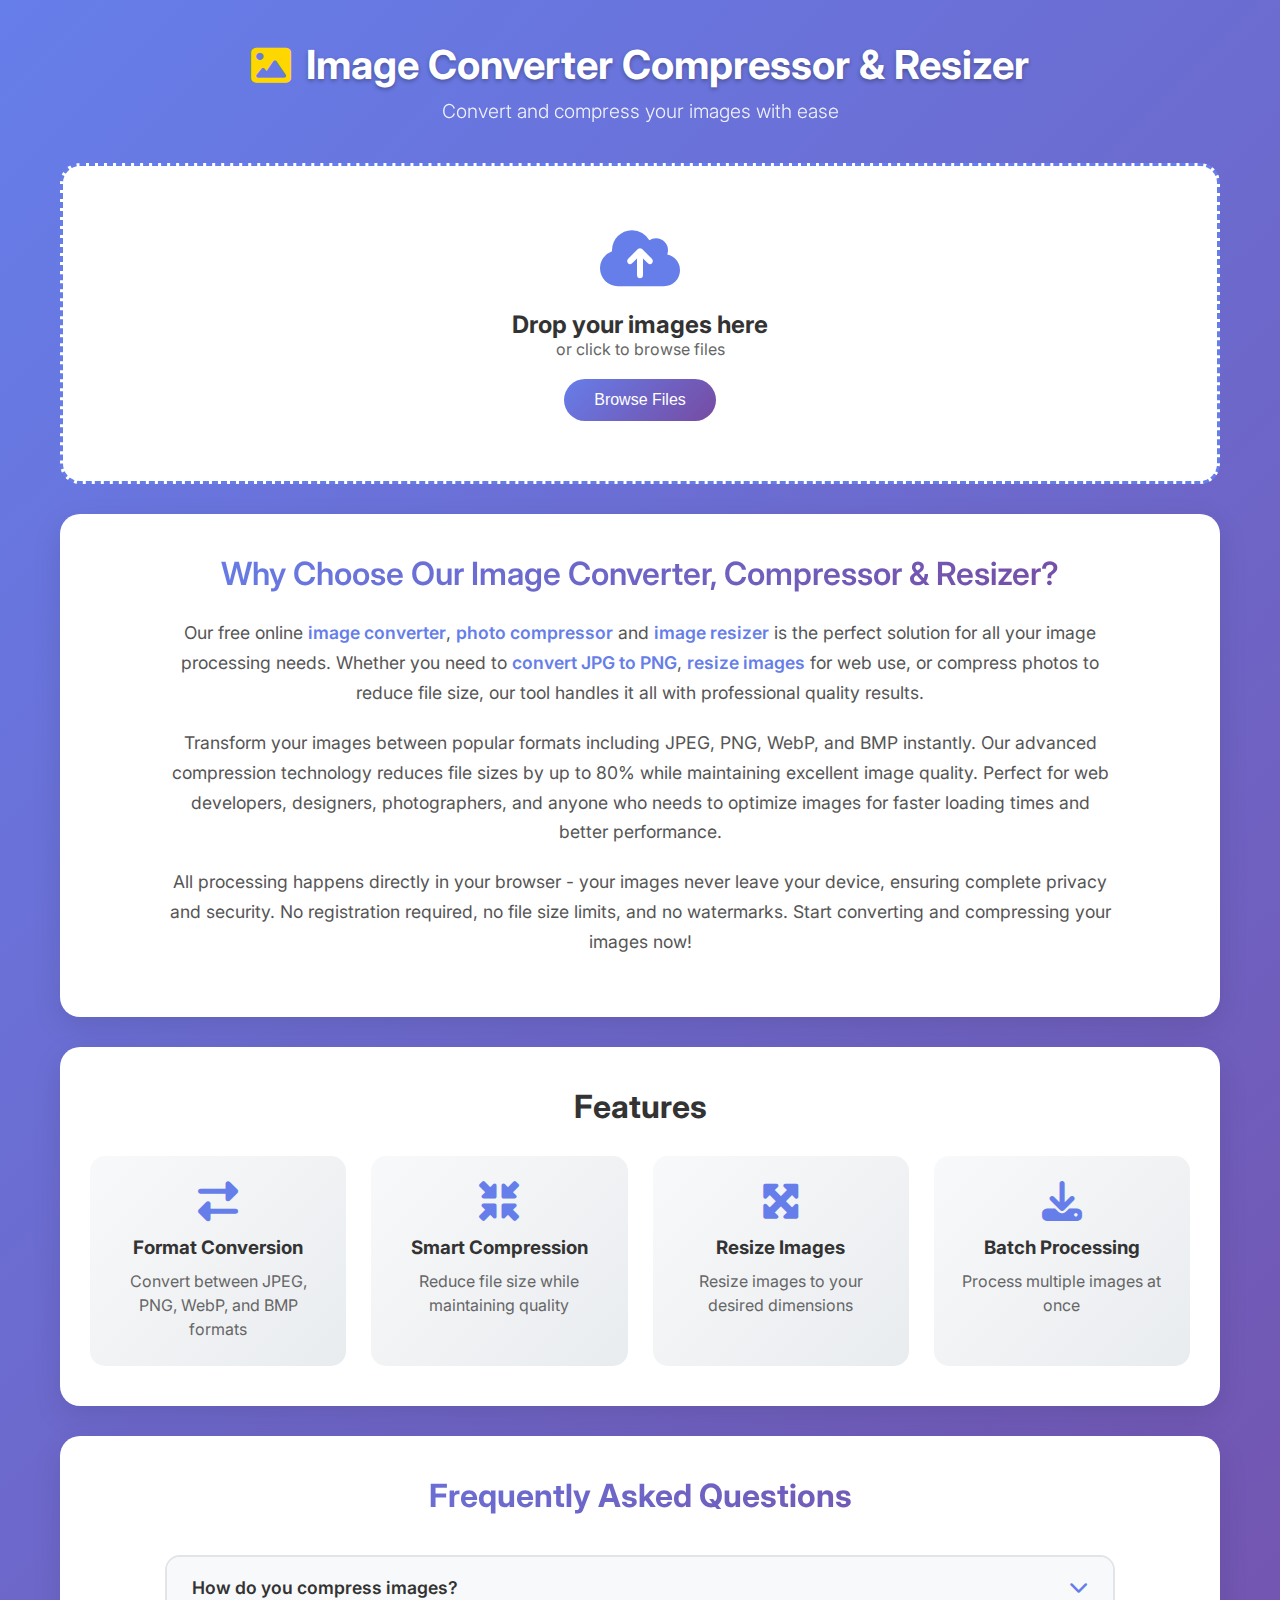
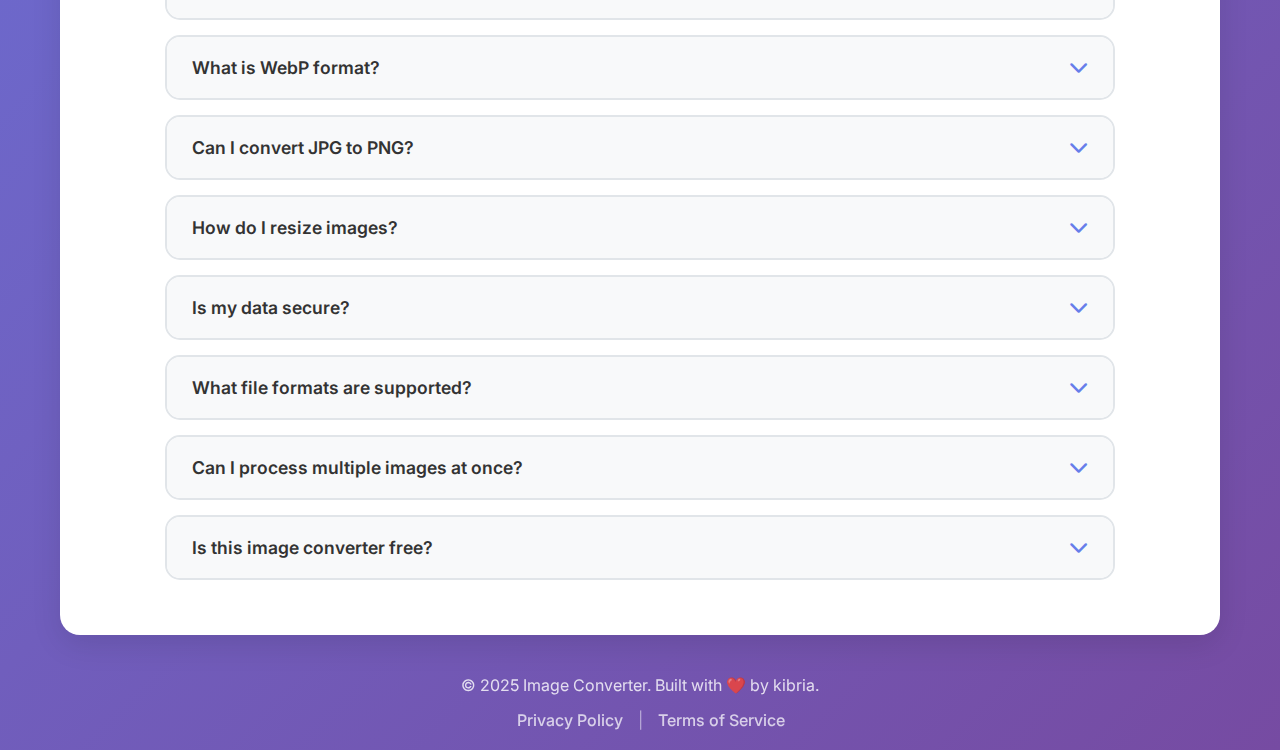
<file: index.html>
<!DOCTYPE html>
<html lang="en">
<head>
    <meta charset="UTF-8">
    <meta name="viewport" content="width=device-width, initial-scale=1.0">
    <meta name="description" content="Convert images to JPG, PNG, WebP, etc. formats for free in just a few clicks and compress and reduce image size. Easy to use and fast." />
    <meta name="keywords" content="Image Converter, Photo Compressor, JPG to PNG, PNG to JPG, WebP Converter, Image Compressor Online, Free Image Converter, Online Photo Resizer, Compress JPG, convert image format, ছবি কনভার্টার, ফটো কম্প্রেস, ইমেজ সাইজ কমানো, ছবি ছোট করা">
    <title>Free Online Image Converter Compressor Resizer | Convert JPG to PNG, WebP</title>
    <link rel="icon" href="/favicon.ico">
    <link rel="stylesheet" href="styles.css">
    <link href="https://fonts.googleapis.com/css2?family=Inter:wght@300;400;500;600;700&display=swap" rel="stylesheet">
    <link rel="stylesheet" href="https://cdnjs.cloudflare.com/ajax/libs/font-awesome/6.4.0/css/all.min.css">
</head>
<body>
    <div class="container">
        <header class="header">
            <div class="logo">
                <i class="fas fa-image"></i>
                <h1 style="display: none;">Free online image converter, compressor and resizer tool</h1>
                <h1>Image Converter Compressor & Resizer</h1>
            </div>
            <p class="subtitle">Convert and compress your images with ease</p>
        </header>

        <main class="main-content">
            <div class="upload-section">
                <div class="upload-area" id="uploadArea">
                    <div class="upload-content">
                        <i class="fas fa-cloud-upload-alt upload-icon"></i>
                        <h2>Drop your images here</h2>
                        <p>or click to browse files</p>
                        <input type="file" id="fileInput" multiple accept="image/*" hidden>
                        <button class="browse-btn" onclick="document.getElementById('fileInput').click()">
                            Browse Files
                        </button>
                    </div>
                </div>
            </div>

            <div class="controls-section" id="controlsSection" style="display: none;">
                <div class="control-group">
                    <label for="formatSelect">Output Format:</label>
                    <select id="formatSelect">
                        <option value="jpeg">JPEG</option>
                        <option value="png">PNG</option>
                        <option value="webp">WebP</option>
                        <option value="bmp">BMP</option>
                    </select>
                </div>

                <div class="control-group">
                    <label for="qualitySlider">Quality: <span id="qualityValue">100</span>%</label>
                    <input type="range" id="qualitySlider" min="10" max="100" value="100">
                </div>

                <div class="control-group">
                    <label for="maxWidth">Max Width (px):</label>
                    <input type="number" id="maxWidth" placeholder="Original" min="1">
                </div>

                <div class="control-group">
                    <label for="maxHeight">Max Height (px):</label>
                    <input type="number" id="maxHeight" placeholder="Original" min="1">
                </div>

                <div class="action-buttons">
                    <button class="btn btn-primary" id="processBtn">
                        <i class="fas fa-magic"></i>
                        Process Images
                    </button>
                    <button class="btn btn-secondary" id="clearBtn">
                        <i class="fas fa-trash"></i>
                        Clear All
                    </button>
                </div>
            </div>

            <div class="preview-section" id="previewSection" style="display: none;">
                <h3>Preview & Download</h3>
                <div class="images-grid" id="imagesGrid">
                    <!-- Processed images will appear here -->
                </div>
            </div>

            <div class="description-section">
                <div class="description-content">
                    <h2>Why Choose Our Image Converter, Compressor & Resizer?</h2>
                    <p>Our free online <strong>image converter</strong>, <strong>photo compressor</strong> and <strong>image resizer</strong> is the perfect solution for all your image processing needs. Whether you need to <strong>convert JPG to PNG</strong>, <strong>resize images</strong> for web use, or compress photos to reduce file size, our tool handles it all with professional quality results.</p>
                    
                    <p>Transform your images between popular formats including JPEG, PNG, WebP, and BMP instantly. Our advanced compression technology reduces file sizes by up to 80% while maintaining excellent image quality. Perfect for web developers, designers, photographers, and anyone who needs to optimize images for faster loading times and better performance.</p>
                    
                    <p>All processing happens directly in your browser - your images never leave your device, ensuring complete privacy and security. No registration required, no file size limits, and no watermarks. Start converting and compressing your images now!</p>
                </div>
            </div>

            <div class="features-section">
                <h2>Features</h2>
                <div class="features-grid">
                    <div class="feature-card">
                        <i class="fas fa-exchange-alt"></i>
                        <h3>Format Conversion</h3>
                        <p>Convert between JPEG, PNG, WebP, and BMP formats</p>
                    </div>
                    <div class="feature-card">
                        <i class="fas fa-compress-arrows-alt"></i>
                        <h3>Smart Compression</h3>
                        <p>Reduce file size while maintaining quality</p>
                    </div>
                    <div class="feature-card">
                        <i class="fas fa-expand-arrows-alt"></i>
                        <h3>Resize Images</h3>
                        <p>Resize images to your desired dimensions</p>
                    </div>
                    <div class="feature-card">
                        <i class="fas fa-download"></i>
                        <h3>Batch Processing</h3>
                        <p>Process multiple images at once</p>
                    </div>
                </div>
            </div>

            <div class="faq-section">
                <h2>Frequently Asked Questions</h2>
                <div class="faq-container">
                    <div class="faq-item">
                        <div class="faq-question">
                            <h3>How do you compress images?</h3>
                            <i class="fas fa-chevron-down"></i>
                        </div>
                        <div class="faq-answer">
                            <p>Our <strong>image compressor</strong> uses advanced algorithms to reduce file size while preserving visual quality. You can adjust the compression level from 10% to 100% quality. Lower quality settings create smaller files, while higher settings maintain better image quality. The tool processes images directly in your browser for maximum privacy.</p>
                        </div>
                    </div>

                    <div class="faq-item">
                        <div class="faq-question">
                            <h3>What is WebP format?</h3>
                            <i class="fas fa-chevron-down"></i>
                        </div>
                        <div class="faq-answer">
                            <p><strong>WebP</strong> is a modern image format developed by Google that provides superior compression compared to JPEG and PNG. WebP images are typically 25-35% smaller than JPEG files while maintaining the same quality. It's perfect for web use as it reduces loading times and bandwidth usage.</p>
                        </div>
                    </div>

                    <div class="faq-item">
                        <div class="faq-question">
                            <h3>Can I convert JPG to PNG?</h3>
                            <i class="fas fa-chevron-down"></i>
                        </div>
                        <div class="faq-answer">
                            <p>Yes! Our <strong>image converter</strong> supports converting <strong>JPG to PNG</strong> and vice versa, along with WebP and BMP formats. Simply upload your JPG file, select PNG as the output format, and click process. PNG format supports transparency, making it ideal for logos and graphics with transparent backgrounds.</p>
                        </div>
                    </div>

                    <div class="faq-item">
                        <div class="faq-question">
                            <h3>How do I resize images?</h3>
                            <i class="fas fa-chevron-down"></i>
                        </div>
                        <div class="faq-answer">
                            <p>To <strong>resize images</strong>, enter your desired maximum width and height in pixels. The tool will automatically maintain the aspect ratio to prevent distortion. Leave the fields empty to keep original dimensions. This is perfect for creating thumbnails, optimizing for social media, or preparing images for web use.</p>
                        </div>
                    </div>

                    <div class="faq-item">
                        <div class="faq-question">
                            <h3>Is my data secure?</h3>
                            <i class="fas fa-chevron-down"></i>
                        </div>
                        <div class="faq-answer">
                            <p>Absolutely! All image processing happens directly in your browser using client-side JavaScript. Your images never leave your device or get uploaded to any servers. This ensures complete privacy and security. No registration, no data collection, and no watermarks on your processed images.</p>
                        </div>
                    </div>

                    <div class="faq-item">
                        <div class="faq-question">
                            <h3>What file formats are supported?</h3>
                            <i class="fas fa-chevron-down"></i>
                        </div>
                        <div class="faq-answer">
                            <p>Our <strong>photo converter</strong> supports all major image formats including JPEG, PNG, WebP, and BMP. You can convert between any of these formats and compress them to reduce file size. The tool accepts common image file extensions and processes them instantly in your browser.</p>
                        </div>
                    </div>

                    <div class="faq-item">
                        <div class="faq-question">
                            <h3>Can I process multiple images at once?</h3>
                            <i class="fas fa-chevron-down"></i>
                        </div>
                        <div class="faq-answer">
                            <p>Yes! Our tool supports <strong>batch processing</strong> of multiple images. Simply select multiple files when uploading, and the tool will process them all with the same settings. This saves time when you need to convert or compress many images at once, perfect for photographers and web developers.</p>
                        </div>
                    </div>

                    <div class="faq-item">
                        <div class="faq-question">
                            <h3>Is this image converter free?</h3>
                            <i class="fas fa-chevron-down"></i>
                        </div>
                        <div class="faq-answer">
                            <p>Yes, our <strong>free online image converter</strong> is completely free to use with no hidden costs. There are no file size limits, no watermarks, and no registration required. You can convert and compress as many images as you need without any restrictions.</p>
                        </div>
                    </div>
                </div>
            </div>
        </main>

        <footer class="footer">
            <div class="footer-content">
                <p>&copy; 2025 Image Converter. Built with ❤️ by kibria.</p>
                <div class="footer-links">
                    <a href="privacy-policy.html">Privacy Policy</a>
                    <span class="separator">|</span>
                    <a href="terms-of-service.html">Terms of Service</a>
                </div>
            </div>
        </footer>
    </div>

    <div class="loading-overlay" id="loadingOverlay" style="display: none;">
        <div class="loading-spinner">
            <i class="fas fa-spinner fa-spin"></i>
            <p>Processing your images...</p>
        </div>
    </div>

    <script src="script.js"></script>
</body>
</html>
</file>
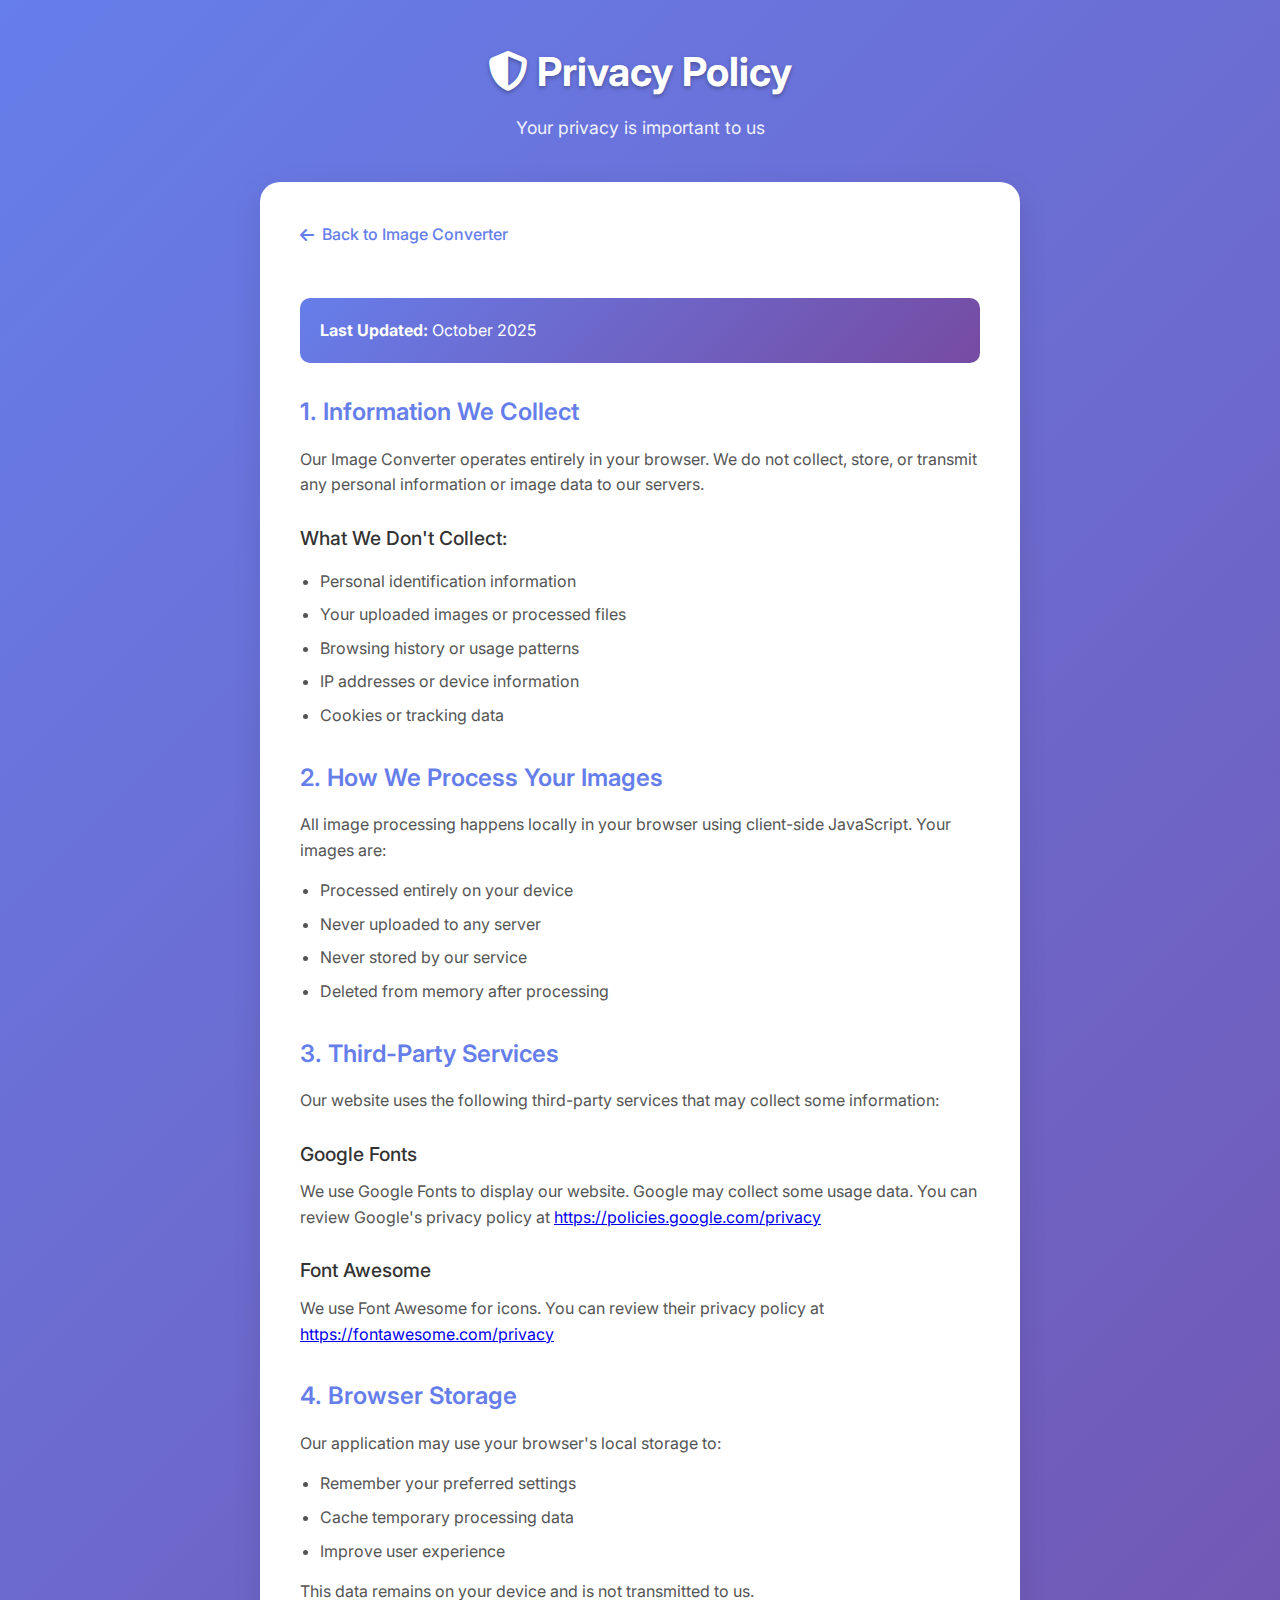
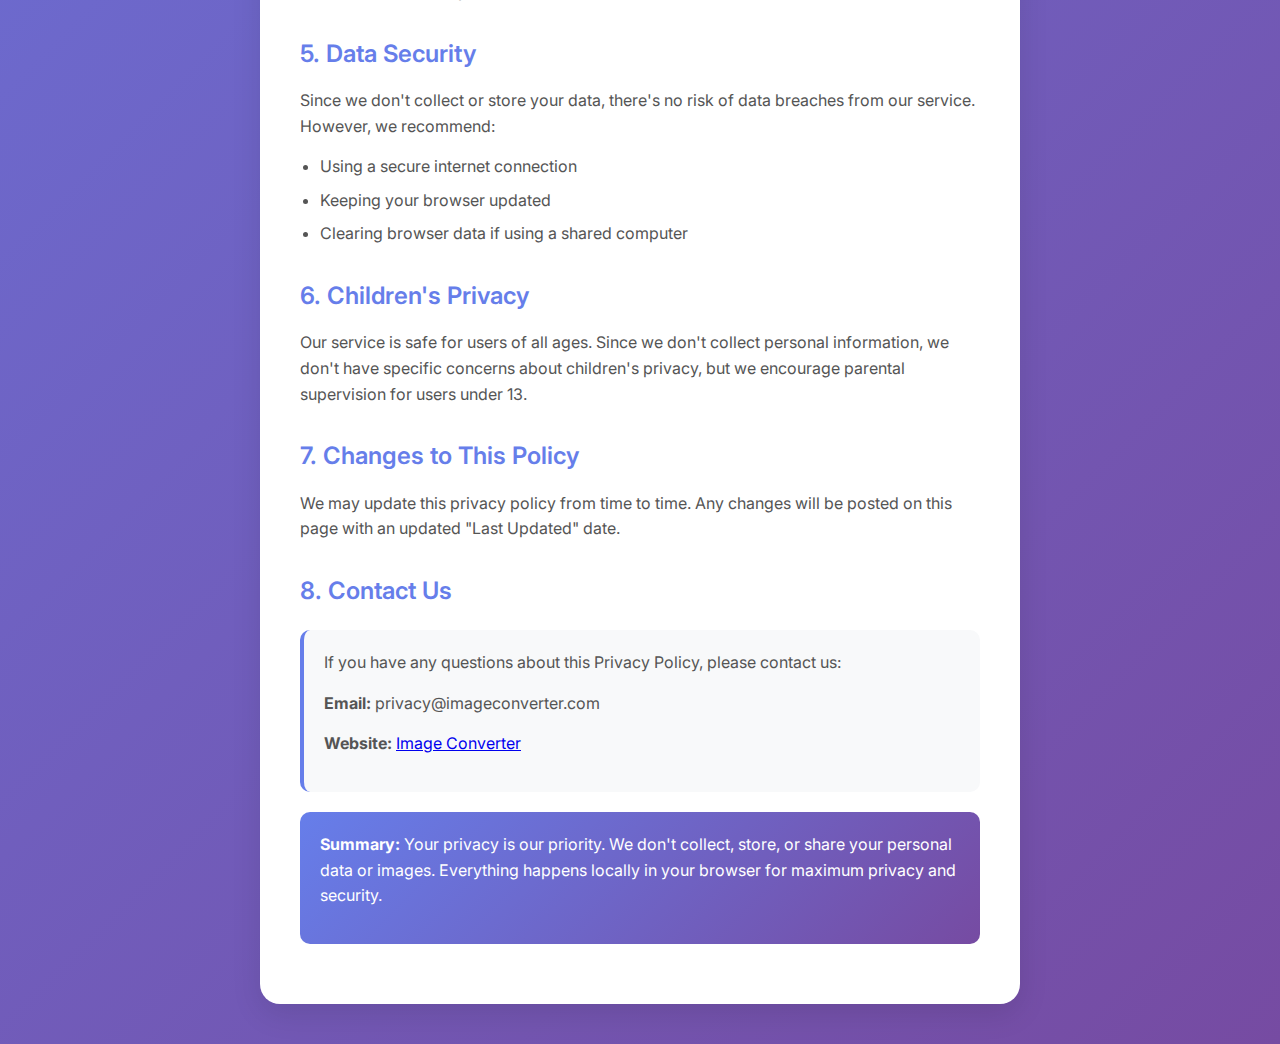
<file: privacy-policy.html>
<!DOCTYPE html>
<html lang="en">
<head>
    <meta charset="UTF-8">
    <meta name="viewport" content="width=device-width, initial-scale=1.0">
    <title>Privacy Policy - Image Converter</title>
    <link href="https://fonts.googleapis.com/css2?family=Inter:wght@300;400;500;600;700&display=swap" rel="stylesheet">
    <link rel="stylesheet" href="https://cdnjs.cloudflare.com/ajax/libs/font-awesome/6.4.0/css/all.min.css">
    <style>
        * {
            margin: 0;
            padding: 0;
            box-sizing: border-box;
        }

        body {
            font-family: 'Inter', sans-serif;
            background: linear-gradient(135deg, #667eea 0%, #764ba2 100%);
            min-height: 100vh;
            color: #333;
            line-height: 1.6;
        }

        .container {
            max-width: 800px;
            margin: 0 auto;
            padding: 40px 20px;
        }

        .header {
            text-align: center;
            margin-bottom: 40px;
            color: white;
        }

        .header h1 {
            font-size: 2.5rem;
            font-weight: 700;
            margin-bottom: 10px;
            text-shadow: 0 2px 4px rgba(0,0,0,0.3);
        }

        .header p {
            font-size: 1.1rem;
            opacity: 0.9;
        }

        .content {
            background: white;
            border-radius: 20px;
            padding: 40px;
            box-shadow: 0 10px 30px rgba(0,0,0,0.1);
        }

        .content h2 {
            color: #667eea;
            margin: 30px 0 15px 0;
            font-size: 1.5rem;
            font-weight: 600;
        }

        .content h3 {
            color: #333;
            margin: 25px 0 10px 0;
            font-size: 1.2rem;
            font-weight: 500;
        }

        .content p {
            margin-bottom: 15px;
            color: #555;
        }

        .content ul {
            margin: 15px 0 15px 20px;
        }

        .content li {
            margin-bottom: 8px;
            color: #555;
        }

        .back-link {
            display: inline-flex;
            align-items: center;
            gap: 8px;
            color: #667eea;
            text-decoration: none;
            font-weight: 500;
            margin-bottom: 30px;
            transition: all 0.3s ease;
        }

        .back-link:hover {
            color: #764ba2;
            transform: translateX(-5px);
        }

        .highlight {
            background: linear-gradient(135deg, #667eea 0%, #764ba2 100%);
            color: white;
            padding: 20px;
            border-radius: 10px;
            margin: 20px 0;
        }

        .highlight p {
            color: white;
        }

        .contact-info {
            background: #f8f9fa;
            padding: 20px;
            border-radius: 10px;
            margin: 20px 0;
            border-left: 4px solid #667eea;
        }

        @media (max-width: 768px) {
            .container {
                padding: 20px 15px;
            }
            
            .content {
                padding: 25px;
            }
            
            .header h1 {
                font-size: 2rem;
            }
        }
    </style>
</head>
<body>
    <div class="container">
        <header class="header">
            <h1><i class="fas fa-shield-alt"></i> Privacy Policy</h1>
            <p>Your privacy is important to us</p>
        </header>

        <div class="content">
            <a href="index.html" class="back-link">
                <i class="fas fa-arrow-left"></i>
                Back to Image Converter
            </a>

            <div class="highlight">
                <strong>Last Updated:</strong> October 2025
            </div>

            <h2>1. Information We Collect</h2>
            <p>Our Image Converter operates entirely in your browser. We do not collect, store, or transmit any personal information or image data to our servers.</p>
            
            <h3>What We Don't Collect:</h3>
            <ul>
                <li>Personal identification information</li>
                <li>Your uploaded images or processed files</li>
                <li>Browsing history or usage patterns</li>
                <li>IP addresses or device information</li>
                <li>Cookies or tracking data</li>
            </ul>

            <h2>2. How We Process Your Images</h2>
            <p>All image processing happens locally in your browser using client-side JavaScript. Your images are:</p>
            <ul>
                <li>Processed entirely on your device</li>
                <li>Never uploaded to any server</li>
                <li>Never stored by our service</li>
                <li>Deleted from memory after processing</li>
            </ul>

            <h2>3. Third-Party Services</h2>
            <p>Our website uses the following third-party services that may collect some information:</p>
            
            <h3>Google Fonts</h3>
            <p>We use Google Fonts to display our website. Google may collect some usage data. You can review Google's privacy policy at <a href="https://policies.google.com/privacy" target="_blank">https://policies.google.com/privacy</a></p>
            
            <h3>Font Awesome</h3>
            <p>We use Font Awesome for icons. You can review their privacy policy at <a href="https://fontawesome.com/privacy" target="_blank">https://fontawesome.com/privacy</a></p>

            <h2>4. Browser Storage</h2>
            <p>Our application may use your browser's local storage to:</p>
            <ul>
                <li>Remember your preferred settings</li>
                <li>Cache temporary processing data</li>
                <li>Improve user experience</li>
            </ul>
            <p>This data remains on your device and is not transmitted to us.</p>

            <h2>5. Data Security</h2>
            <p>Since we don't collect or store your data, there's no risk of data breaches from our service. However, we recommend:</p>
            <ul>
                <li>Using a secure internet connection</li>
                <li>Keeping your browser updated</li>
                <li>Clearing browser data if using a shared computer</li>
            </ul>

            <h2>6. Children's Privacy</h2>
            <p>Our service is safe for users of all ages. Since we don't collect personal information, we don't have specific concerns about children's privacy, but we encourage parental supervision for users under 13.</p>

            <h2>7. Changes to This Policy</h2>
            <p>We may update this privacy policy from time to time. Any changes will be posted on this page with an updated "Last Updated" date.</p>

            <h2>8. Contact Us</h2>
            <div class="contact-info">
                <p>If you have any questions about this Privacy Policy, please contact us:</p>
                <p><strong>Email:</strong> privacy@imageconverter.com</p>
                <p><strong>Website:</strong> <a href="index.html">Image Converter</a></p>
            </div>

            <div class="highlight">
                <p><strong>Summary:</strong> Your privacy is our priority. We don't collect, store, or share your personal data or images. Everything happens locally in your browser for maximum privacy and security.</p>
            </div>
        </div>
    </div>
</body>
</html>
</file>
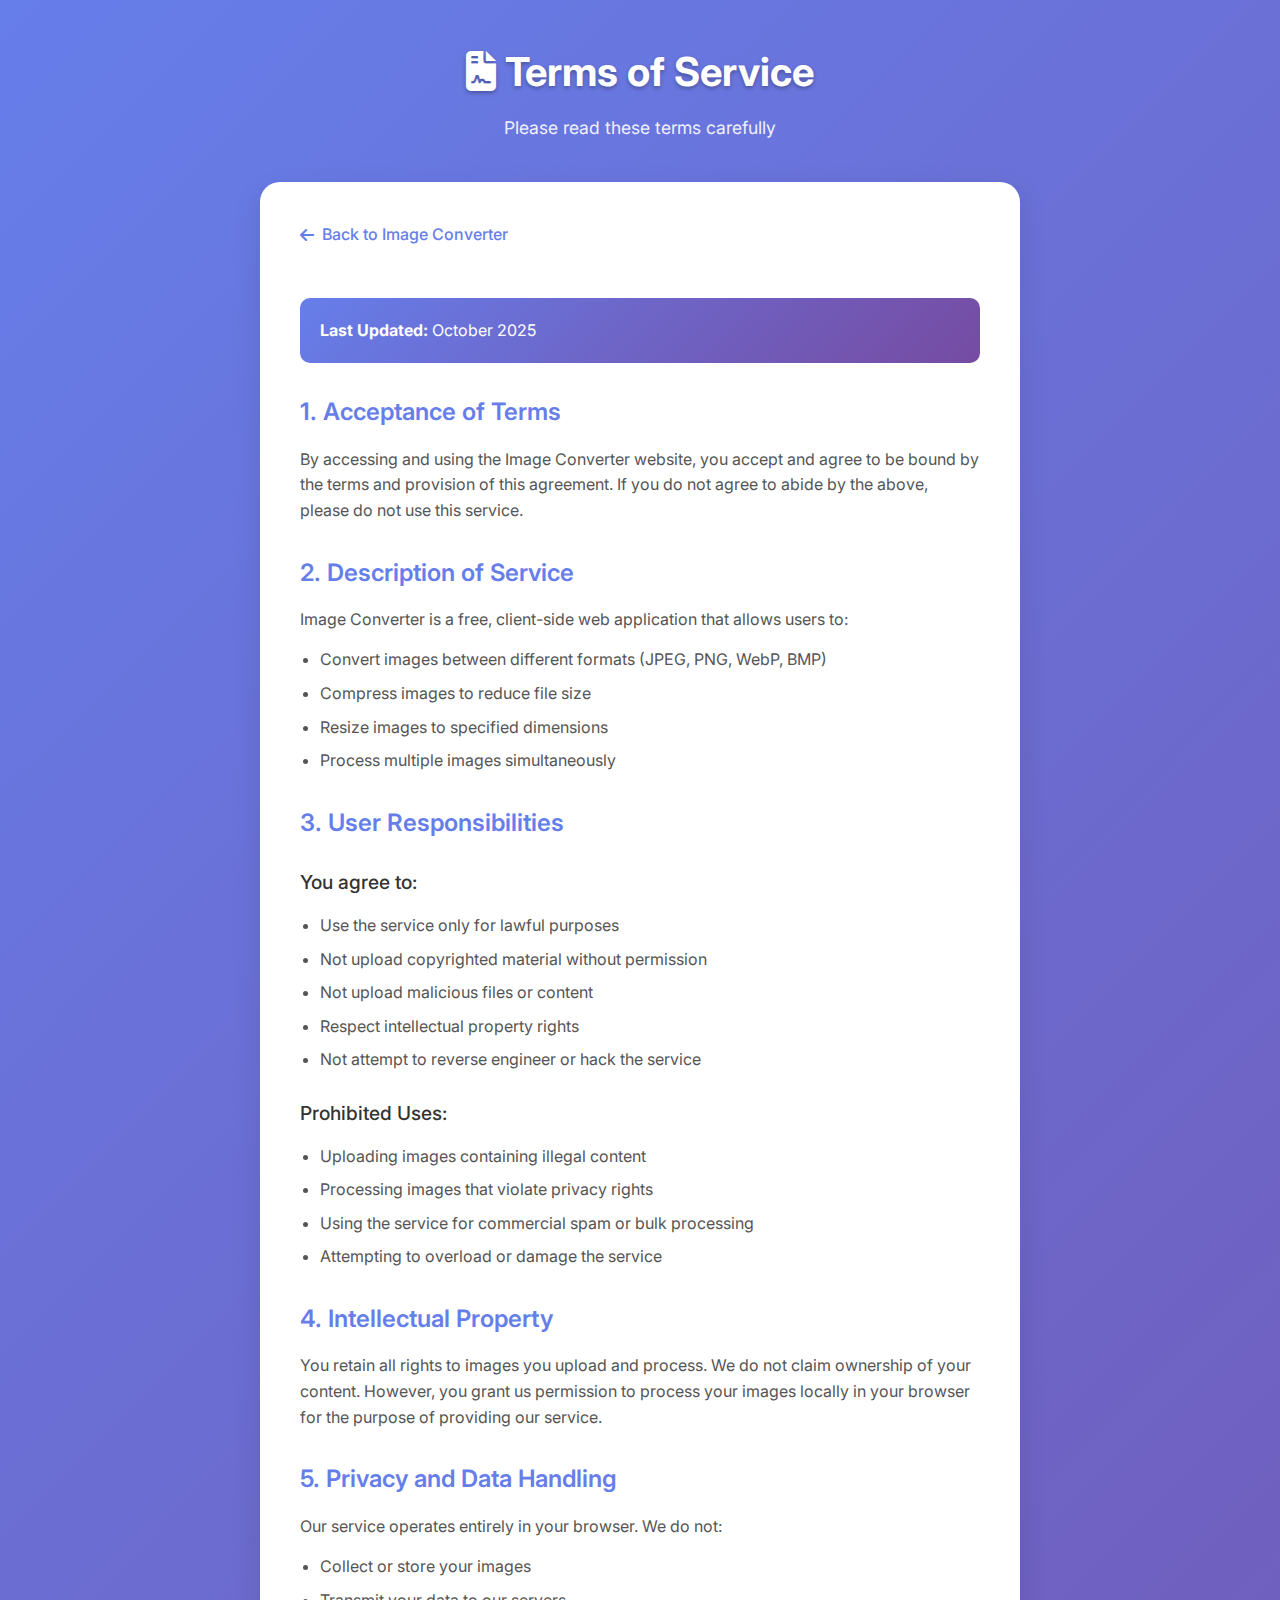
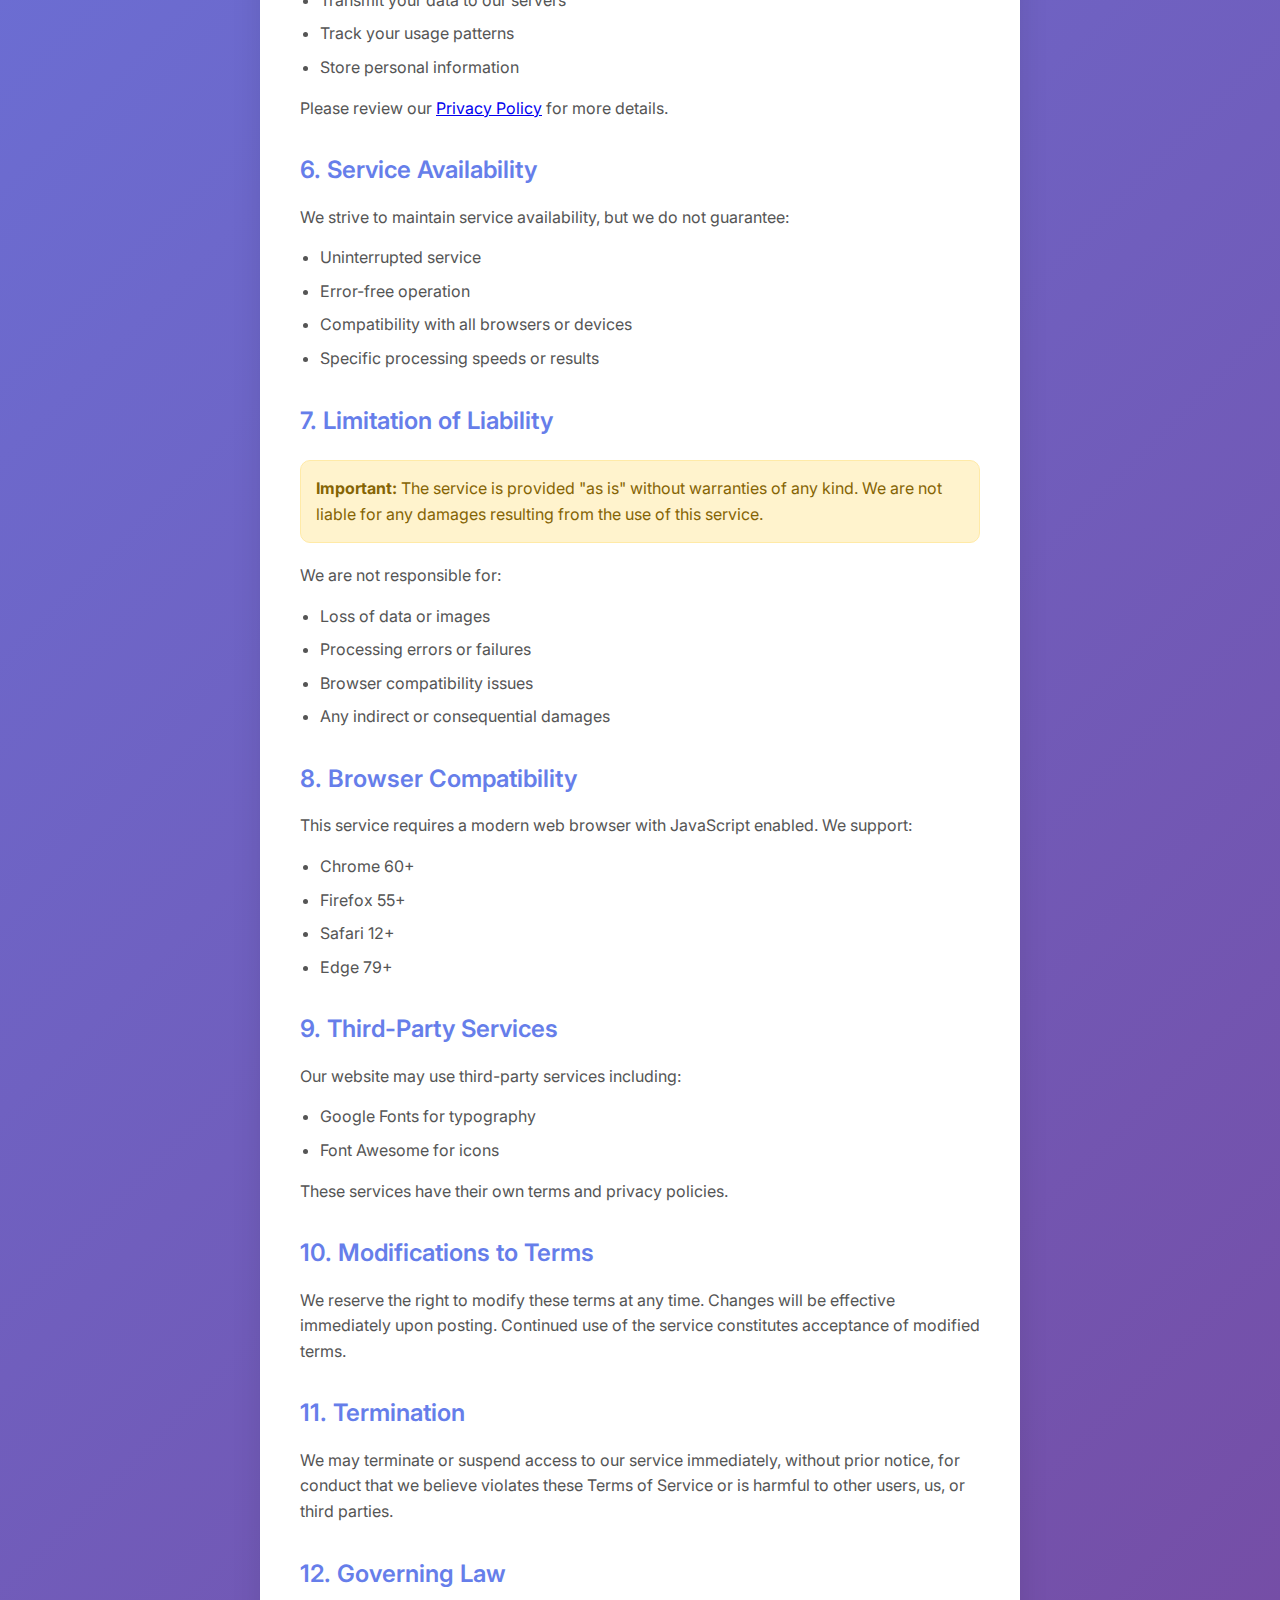
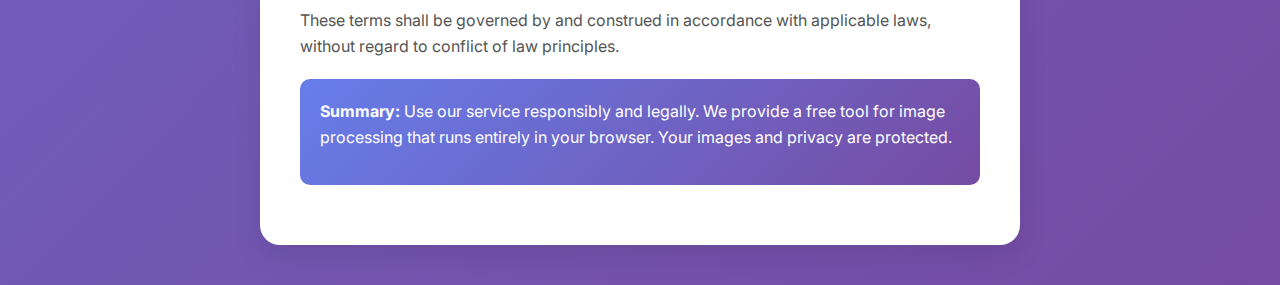
<file: terms-of-service.html>
<!DOCTYPE html>
<html lang="en">
<head>
    <meta charset="UTF-8">
    <meta name="viewport" content="width=device-width, initial-scale=1.0">
    <title>Terms of Service - Image Converter</title>
    <link href="https://fonts.googleapis.com/css2?family=Inter:wght@300;400;500;600;700&display=swap" rel="stylesheet">
    <link rel="stylesheet" href="https://cdnjs.cloudflare.com/ajax/libs/font-awesome/6.4.0/css/all.min.css">
    <style>
        * {
            margin: 0;
            padding: 0;
            box-sizing: border-box;
        }

        body {
            font-family: 'Inter', sans-serif;
            background: linear-gradient(135deg, #667eea 0%, #764ba2 100%);
            min-height: 100vh;
            color: #333;
            line-height: 1.6;
        }

        .container {
            max-width: 800px;
            margin: 0 auto;
            padding: 40px 20px;
        }

        .header {
            text-align: center;
            margin-bottom: 40px;
            color: white;
        }

        .header h1 {
            font-size: 2.5rem;
            font-weight: 700;
            margin-bottom: 10px;
            text-shadow: 0 2px 4px rgba(0,0,0,0.3);
        }

        .header p {
            font-size: 1.1rem;
            opacity: 0.9;
        }

        .content {
            background: white;
            border-radius: 20px;
            padding: 40px;
            box-shadow: 0 10px 30px rgba(0,0,0,0.1);
        }

        .content h2 {
            color: #667eea;
            margin: 30px 0 15px 0;
            font-size: 1.5rem;
            font-weight: 600;
        }

        .content h3 {
            color: #333;
            margin: 25px 0 10px 0;
            font-size: 1.2rem;
            font-weight: 500;
        }

        .content p {
            margin-bottom: 15px;
            color: #555;
        }

        .content ul {
            margin: 15px 0 15px 20px;
        }

        .content li {
            margin-bottom: 8px;
            color: #555;
        }

        .back-link {
            display: inline-flex;
            align-items: center;
            gap: 8px;
            color: #667eea;
            text-decoration: none;
            font-weight: 500;
            margin-bottom: 30px;
            transition: all 0.3s ease;
        }

        .back-link:hover {
            color: #764ba2;
            transform: translateX(-5px);
        }

        .highlight {
            background: linear-gradient(135deg, #667eea 0%, #764ba2 100%);
            color: white;
            padding: 20px;
            border-radius: 10px;
            margin: 20px 0;
        }

        .highlight p {
            color: white;
        }

        .warning {
            background: #fff3cd;
            border: 1px solid #ffeaa7;
            color: #856404;
            padding: 15px;
            border-radius: 10px;
            margin: 20px 0;
        }

        .contact-info {
            background: #f8f9fa;
            padding: 20px;
            border-radius: 10px;
            margin: 20px 0;
            border-left: 4px solid #667eea;
        }

        @media (max-width: 768px) {
            .container {
                padding: 20px 15px;
            }
            
            .content {
                padding: 25px;
            }
            
            .header h1 {
                font-size: 2rem;
            }
        }
    </style>
</head>
<body>
    <div class="container">
        <header class="header">
            <h1><i class="fas fa-file-contract"></i> Terms of Service</h1>
            <p>Please read these terms carefully</p>
        </header>

        <div class="content">
            <a href="index.html" class="back-link">
                <i class="fas fa-arrow-left"></i>
                Back to Image Converter
            </a>

            <div class="highlight">
                <strong>Last Updated:</strong> October 2025
            </div>

            <h2>1. Acceptance of Terms</h2>
            <p>By accessing and using the Image Converter website, you accept and agree to be bound by the terms and provision of this agreement. If you do not agree to abide by the above, please do not use this service.</p>

            <h2>2. Description of Service</h2>
            <p>Image Converter is a free, client-side web application that allows users to:</p>
            <ul>
                <li>Convert images between different formats (JPEG, PNG, WebP, BMP)</li>
                <li>Compress images to reduce file size</li>
                <li>Resize images to specified dimensions</li>
                <li>Process multiple images simultaneously</li>
            </ul>

            <h2>3. User Responsibilities</h2>
            <h3>You agree to:</h3>
            <ul>
                <li>Use the service only for lawful purposes</li>
                <li>Not upload copyrighted material without permission</li>
                <li>Not upload malicious files or content</li>
                <li>Respect intellectual property rights</li>
                <li>Not attempt to reverse engineer or hack the service</li>
            </ul>

            <h3>Prohibited Uses:</h3>
            <ul>
                <li>Uploading images containing illegal content</li>
                <li>Processing images that violate privacy rights</li>
                <li>Using the service for commercial spam or bulk processing</li>
                <li>Attempting to overload or damage the service</li>
            </ul>

            <h2>4. Intellectual Property</h2>
            <p>You retain all rights to images you upload and process. We do not claim ownership of your content. However, you grant us permission to process your images locally in your browser for the purpose of providing our service.</p>

            <h2>5. Privacy and Data Handling</h2>
            <p>Our service operates entirely in your browser. We do not:</p>
            <ul>
                <li>Collect or store your images</li>
                <li>Transmit your data to our servers</li>
                <li>Track your usage patterns</li>
                <li>Store personal information</li>
            </ul>
            <p>Please review our <a href="privacy-policy.html">Privacy Policy</a> for more details.</p>

            <h2>6. Service Availability</h2>
            <p>We strive to maintain service availability, but we do not guarantee:</p>
            <ul>
                <li>Uninterrupted service</li>
                <li>Error-free operation</li>
                <li>Compatibility with all browsers or devices</li>
                <li>Specific processing speeds or results</li>
            </ul>

            <h2>7. Limitation of Liability</h2>
            <div class="warning">
                <strong>Important:</strong> The service is provided "as is" without warranties of any kind. We are not liable for any damages resulting from the use of this service.
            </div>
            <p>We are not responsible for:</p>
            <ul>
                <li>Loss of data or images</li>
                <li>Processing errors or failures</li>
                <li>Browser compatibility issues</li>
                <li>Any indirect or consequential damages</li>
            </ul>

            <h2>8. Browser Compatibility</h2>
            <p>This service requires a modern web browser with JavaScript enabled. We support:</p>
            <ul>
                <li>Chrome 60+</li>
                <li>Firefox 55+</li>
                <li>Safari 12+</li>
                <li>Edge 79+</li>
            </ul>

            <h2>9. Third-Party Services</h2>
            <p>Our website may use third-party services including:</p>
            <ul>
                <li>Google Fonts for typography</li>
                <li>Font Awesome for icons</li>
            </ul>
            <p>These services have their own terms and privacy policies.</p>

            <h2>10. Modifications to Terms</h2>
            <p>We reserve the right to modify these terms at any time. Changes will be effective immediately upon posting. Continued use of the service constitutes acceptance of modified terms.</p>

            <h2>11. Termination</h2>
            <p>We may terminate or suspend access to our service immediately, without prior notice, for conduct that we believe violates these Terms of Service or is harmful to other users, us, or third parties.</p>

            <h2>12. Governing Law</h2>
            <p>These terms shall be governed by and construed in accordance with applicable laws, without regard to conflict of law principles.</p>

            <!-- <h2>13. Contact Information</h2>
            <div class="contact-info">
                <p>If you have any questions about these Terms of Service, please contact us:</p>
                <p><strong>Email:</strong> legal@imageconverter.com</p>
                <p><strong>Website:</strong> <a href="index.html">Image Converter</a></p>
            </div> -->

            <div class="highlight">
                <p><strong>Summary:</strong> Use our service responsibly and legally. We provide a free tool for image processing that runs entirely in your browser. Your images and privacy are protected.</p>
            </div>
        </div>
    </div>
</body>
</html>
</file>
<file: styles.css>
* {
    margin: 0;
    padding: 0;
    box-sizing: border-box;
}

body {
    font-family: 'Inter', sans-serif;
    background: linear-gradient(135deg, #667eea 0%, #764ba2 100%);
    min-height: 100vh;
    color: #333;
}

.container {
    max-width: 1200px;
    margin: 0 auto;
    padding: 20px;
}

/* Header Styles */
.header {
    text-align: center;
    margin-top: 20px;
    margin-bottom: 40px;
    color: white;
}

.logo {
    display: flex;
    align-items: center;
    justify-content: center;
    gap: 15px;
    margin-bottom: 10px;
}

.logo i {
    font-size: 2.5rem;
    color: #ffd700;
}

.logo h1 {
    font-size: 2.5rem;
    font-weight: 700;
    text-shadow: 0 2px 4px rgba(0, 0, 0, 0.3);
}

.subtitle {
    font-size: 1.2rem;
    opacity: 0.9;
    font-weight: 300;
}

/* Upload Section */
.upload-section {
    margin-bottom: 30px;
}

.upload-area {
    background: white;
    border: 3px dashed #667eea;
    border-radius: 20px;
    padding: 60px 20px;
    text-align: center;
    cursor: pointer;
    transition: all 0.3s ease;
    position: relative;
    overflow: hidden;
}

.upload-area:hover {
    border-color: #764ba2;
    transform: translateY(-2px);
    box-shadow: 0 10px 30px rgba(0, 0, 0, 0.1);
}

.upload-area.dragover {
    border-color: #ffd700;
    background: rgba(255, 215, 0, 0.1);
    transform: scale(1.02);
}

.upload-content {
    position: relative;
    z-index: 2;
}

.upload-icon {
    font-size: 4rem;
    color: #667eea;
    margin-bottom: 20px;
    animation: bounce 2s infinite;
}

@keyframes bounce {

    0%,
    20%,
    50%,
    80%,
    100% {
        transform: translateY(0);
    }

    40% {
        transform: translateY(-10px);
    }

    60% {
        transform: translateY(-5px);
    }
}

.upload-area h3 {
    font-size: 1.5rem;
    margin-bottom: 10px;
    color: #333;
}

.upload-area p {
    color: #666;
    margin-bottom: 20px;
}

.browse-btn {
    background: linear-gradient(135deg, #667eea 0%, #764ba2 100%);
    color: white;
    border: none;
    padding: 12px 30px;
    border-radius: 25px;
    font-size: 1rem;
    font-weight: 500;
    cursor: pointer;
    transition: all 0.3s ease;
}

.browse-btn:hover {
    transform: translateY(-2px);
    box-shadow: 0 5px 15px rgba(102, 126, 234, 0.4);
}

/* Controls Section */
.controls-section {
    background: white;
    border-radius: 20px;
    padding: 30px;
    margin-bottom: 30px;
    box-shadow: 0 10px 30px rgba(0, 0, 0, 0.1);
}

.control-group {
    margin-bottom: 20px;
}

.control-group label {
    display: block;
    margin-bottom: 8px;
    font-weight: 500;
    color: #333;
}

.control-group select,
.control-group input[type="number"] {
    width: 100%;
    padding: 12px 15px;
    border: 2px solid #e1e5e9;
    border-radius: 10px;
    font-size: 1rem;
    transition: border-color 0.3s ease;
}

.control-group select:focus,
.control-group input[type="number"]:focus {
    outline: none;
    border-color: #667eea;
}

.control-group input[type="range"] {
    width: 100%;
    height: 8px;
    border-radius: 5px;
    background: #e1e5e9;
    outline: none;
    -webkit-appearance: none;
}

.control-group input[type="range"]::-webkit-slider-thumb {
    -webkit-appearance: none;
    appearance: none;
    width: 20px;
    height: 20px;
    border-radius: 50%;
    background: #667eea;
    cursor: pointer;
    box-shadow: 0 2px 6px rgba(0, 0, 0, 0.2);
}

.control-group input[type="range"]::-moz-range-thumb {
    width: 20px;
    height: 20px;
    border-radius: 50%;
    background: #667eea;
    cursor: pointer;
    border: none;
    box-shadow: 0 2px 6px rgba(0, 0, 0, 0.2);
}

.action-buttons {
    display: flex;
    gap: 15px;
    margin-top: 30px;
}

.btn {
    padding: 12px 25px;
    border: none;
    border-radius: 25px;
    font-size: 1rem;
    font-weight: 500;
    cursor: pointer;
    transition: all 0.3s ease;
    display: flex;
    align-items: center;
    justify-content: center;
    gap: 8px;
}

.btn-primary {
    background: linear-gradient(135deg, #667eea 0%, #764ba2 100%);
    color: white;
}

.btn-primary:hover {
    transform: translateY(-2px);
    box-shadow: 0 5px 15px rgba(102, 126, 234, 0.4);
}

.btn-secondary {
    background: #f8f9fa;
    color: #666;
    border: 2px solid #e1e5e9;
}

.btn-secondary:hover {
    background: #e9ecef;
    transform: translateY(-2px);
}

/* Preview Section */
.preview-section {
    background: white;
    border-radius: 20px;
    padding: 30px;
    margin-bottom: 30px;
    box-shadow: 0 10px 30px rgba(0, 0, 0, 0.1);
}

.preview-section h3 {
    margin-bottom: 20px;
    color: #333;
    font-size: 1.5rem;
}

.images-grid {
    display: grid;
    grid-template-columns: repeat(auto-fill, minmax(300px, 1fr));
    gap: 20px;
}

.image-card {
    border: 2px solid #e1e5e9;
    border-radius: 15px;
    overflow: hidden;
    transition: all 0.3s ease;
}

.image-card:hover {
    transform: translateY(-5px);
    box-shadow: 0 10px 25px rgba(0, 0, 0, 0.1);
}

.image-preview {
    width: 100%;
    height: 200px;
    object-fit: cover;
}

.image-info {
    padding: 15px;
    background: #f8f9fa;
}

.image-name {
    font-weight: 500;
    margin-bottom: 5px;
    color: #333;
}

.image-details {
    font-size: 0.9rem;
    color: #666;
    margin-bottom: 15px;
}

.download-btn {
    background: linear-gradient(135deg, #28a745 0%, #20c997 100%);
    color: white;
    border: none;
    padding: 8px 20px;
    border-radius: 20px;
    font-size: 0.9rem;
    cursor: pointer;
    transition: all 0.3s ease;
    width: 100%;
}

.download-btn:hover {
    transform: translateY(-2px);
    box-shadow: 0 5px 15px rgba(40, 167, 69, 0.4);
}

/* Description Section */
.description-section {
    background: white;
    border-radius: 20px;
    padding: 40px 30px;
    margin-bottom: 30px;
    box-shadow: 0 10px 30px rgba(0, 0, 0, 0.1);
}

.description-content {
    max-width: 950px;
    margin: 0 auto;
    text-align: center;
}

.description-content h2 {
    color: #333;
    font-size: 2rem;
    font-weight: 600;
    margin-bottom: 25px;
    background: linear-gradient(135deg, #667eea 0%, #764ba2 100%);
    -webkit-background-clip: text;
    -webkit-text-fill-color: transparent;
    background-clip: text;
}

.description-content p {
    color: #555;
    font-size: 1.1rem;
    line-height: 1.7;
    margin-bottom: 20px;
}

.description-content strong {
    color: #667eea;
    font-weight: 600;
}

/* Features Section */
.features-section {
    background: white;
    border-radius: 20px;
    padding: 40px 30px;
    margin-bottom: 30px;
    box-shadow: 0 10px 30px rgba(0, 0, 0, 0.1);
}

/* FAQ Section */
.faq-section {
    background: white;
    border-radius: 20px;
    padding: 40px 30px;
    margin-bottom: 30px;
    box-shadow: 0 10px 30px rgba(0, 0, 0, 0.1);
}

.faq-section h2 {
    text-align: center;
    margin-bottom: 40px;
    color: #333;
    font-size: 2rem;
    background: linear-gradient(135deg, #667eea 0%, #764ba2 100%);
    -webkit-background-clip: text;
    -webkit-text-fill-color: transparent;
    background-clip: text;
}

.faq-container {
    max-width: 950px;
    margin: 0 auto;
}

.faq-item {
    border: 2px solid #e1e5e9;
    border-radius: 15px;
    margin-bottom: 15px;
    overflow: hidden;
    transition: all 0.3s ease;
}

.faq-item:hover {
    border-color: #667eea;
    box-shadow: 0 5px 15px rgba(102, 126, 234, 0.1);
}

.faq-question {
    padding: 20px 25px;
    background: #f8f9fa;
    cursor: pointer;
    display: flex;
    justify-content: space-between;
    align-items: center;
    transition: all 0.3s ease;
}

.faq-question:hover {
    background: #e9ecef;
}

.faq-question h3 {
    color: #333;
    font-size: 1.1rem;
    font-weight: 600;
    margin: 0;
}

.faq-question i {
    color: #667eea;
    font-size: 1.2rem;
    transition: transform 0.3s ease;
}

.faq-item.active .faq-question i {
    transform: rotate(180deg);
}

.faq-answer {
    padding: 0 25px;
    max-height: 0;
    overflow: hidden;
    transition: all 0.3s ease;
    background: white;
}

.faq-item.active .faq-answer {
    padding: 20px 25px;
    max-height: 200px;
}

.faq-answer p {
    color: #555;
    line-height: 1.6;
    margin: 0;
}

.faq-answer strong {
    color: #667eea;
    font-weight: 600;
}

.features-section h2 {
    text-align: center;
    margin-bottom: 30px;
    color: #333;
    font-size: 2rem;
}

.features-grid {
    display: grid;
    grid-template-columns: repeat(auto-fit, minmax(250px, 1fr));
    gap: 25px;
}

.feature-card {
    text-align: center;
    padding: 25px;
    border-radius: 15px;
    background: linear-gradient(135deg, #f8f9fa 0%, #e9ecef 100%);
    transition: all 0.3s ease;
}

.feature-card:hover {
    transform: translateY(-5px);
    box-shadow: 0 10px 25px rgba(0, 0, 0, 0.1);
}

.feature-card i {
    font-size: 2.5rem;
    color: #667eea;
    margin-bottom: 15px;
}

.feature-card h3 {
    margin-bottom: 10px;
    color: #333;
}

.feature-card p {
    color: #666;
    line-height: 1.5;
}

/* Footer */
.footer {
    text-align: center;
    color: white;
    opacity: 0.8;
    margin-top: 40px;
}

.footer-content {
    display: flex;
    flex-direction: column;
    align-items: center;
    gap: 15px;
}

.footer-links {
    display: flex;
    align-items: center;
    gap: 10px;
}

.footer-links a {
    color: white;
    text-decoration: none;
    font-weight: 500;
    transition: all 0.3s ease;
    opacity: 0.9;
    width: 150px;
}

.footer-links a:first-child {
    text-align: right;
}

.footer-links a:last-child {
    text-align: left;
}

.footer-links a:hover {
    opacity: 1;
    color: #ffd700;
    transform: translateY(-2px);
}

.separator {
    opacity: 0.6;
    margin: 0 5px;
}

/* Loading Overlay */
.loading-overlay {
    position: fixed;
    top: 0;
    left: 0;
    width: 100%;
    height: 100%;
    background: rgba(0, 0, 0, 0.8);
    display: flex;
    align-items: center;
    justify-content: center;
    z-index: 1000;
}

.loading-spinner {
    text-align: center;
    color: white;
}

.loading-spinner i {
    font-size: 3rem;
    margin-bottom: 20px;
    color: #ffd700;
}

.loading-spinner p {
    font-size: 1.2rem;
}

/* Responsive Design */
@media (max-width: 768px) {
    .container {
        padding: 15px;
    }

    .logo h1 {
        font-size: 2rem;
    }

    .upload-area {
        padding: 40px 15px;
    }

    .upload-icon {
        font-size: 3rem;
    }

    .action-buttons {
        flex-direction: column;
    }

    .images-grid {
        grid-template-columns: 1fr;
    }

    .features-grid {
        grid-template-columns: 1fr;
    }

    .description-content h2 {
        font-size: 1.5rem;
    }

    .description-content p {
        font-size: 1rem;
    }

    .faq-section h2 {
        font-size: 1.5rem;
    }

    .faq-question {
        padding: 15px 20px;
    }

    .faq-question h3 {
        font-size: 1rem;
    }

    .faq-item.active .faq-answer {
        padding: 15px 20px;
    }

}

@media (max-width: 480px) {
    .logo {
        flex-direction: column;
        gap: 10px;
    }

    .logo h1 {
        font-size: 1.8rem;
    }

    .subtitle {
        font-size: 1rem;
    }

    .upload-area {
        padding: 30px 10px;
    }

    .controls-section,
    .preview-section,
    .features-section {
        padding: 20px;
    }
}

@media (max-width: 350px) {
    .footer-content {
        gap: 10px;
    }

    .footer-links {
        flex-direction: column;
        gap: 5px;
    }

    .separator {
        display: none;
    }

    .footer-links a:first-child {
        text-align: center;
    }
    
    .footer-links a:last-child {
        text-align: center;
    }
}
</file>
